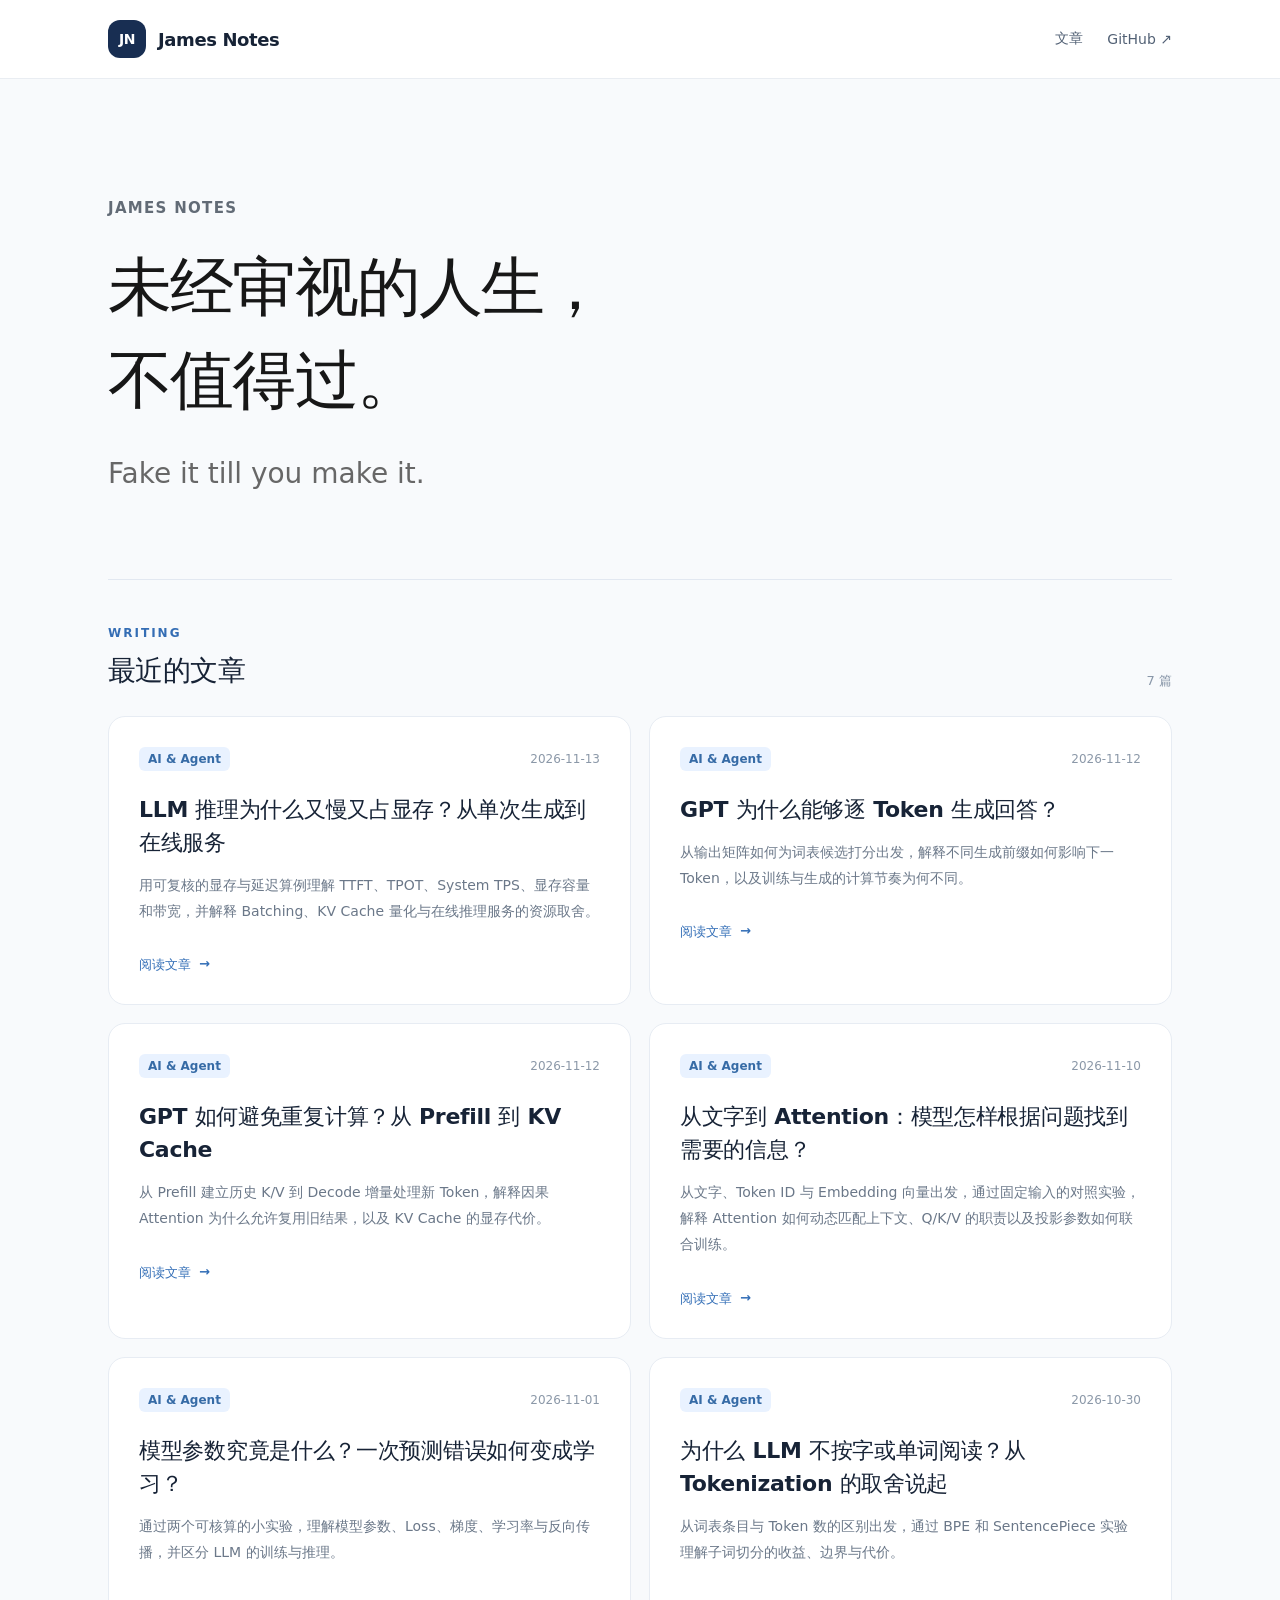
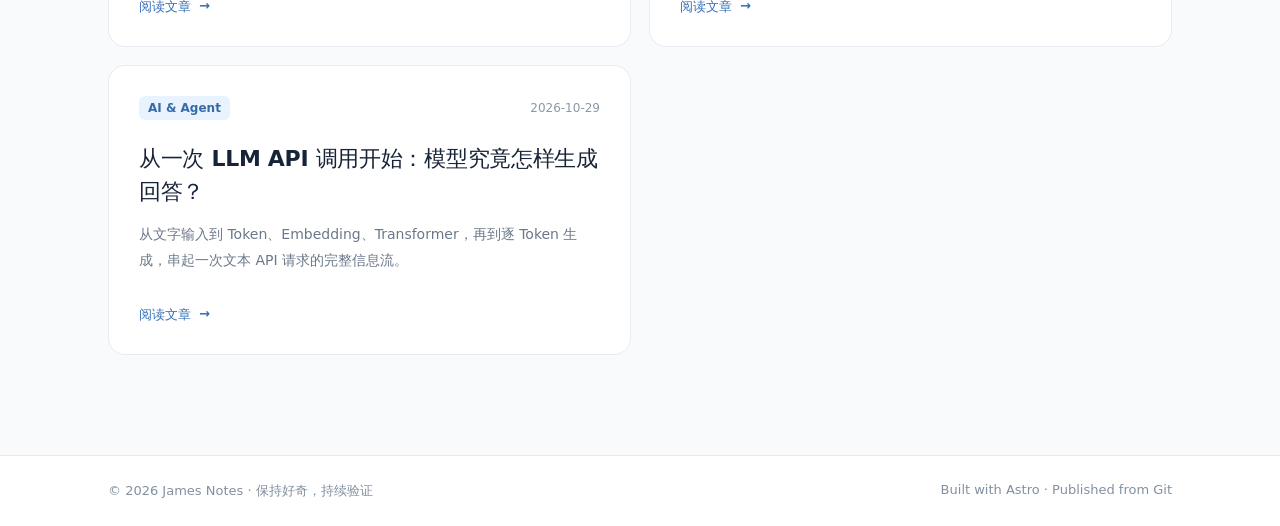
<file: index.html>
<!DOCTYPE html><html lang="zh-CN"><head><meta charset="utf-8"><meta name="viewport" content="width=device-width,initial-scale=1"><meta name="description" content="关于技术、生活与思考的个人笔记"><link rel="canonical" href="https://james-chi-jie.github.io/"><meta name="theme-color" content="#f8fafc"><title>James Notes</title><style>:root{color:#172336;font-synthesis:none;background:#f8fafc;font-family:-apple-system,BlinkMacSystemFont,SF Pro Text,PingFang SC,Microsoft YaHei,system-ui,sans-serif}*{box-sizing:border-box}html{scroll-behavior:smooth}body{margin:0}a{color:inherit}img{max-width:100%}.shell{max-width:1120px;margin:0 auto;padding:0 28px}.topbar{background:#fff;border-bottom:1px solid #e9edf2}.nav{justify-content:space-between;align-items:center;gap:20px;height:78px;display:flex}.brand{letter-spacing:-.4px;align-items:center;gap:12px;font-size:18px;font-weight:800;text-decoration:none;display:flex}.brand-mark{color:#fff;background:#182e52;border-radius:12px;place-items:center;width:38px;height:38px;font-size:14px;display:grid}.navlinks{color:#526175;align-items:center;gap:24px;font-size:14px;display:flex}.navlinks a{text-decoration:none}.navlinks a:hover{color:#2563eb}.main{min-height:calc(100vh - 174px)}.footer{color:#8390a0;background:#fff;border-top:1px solid #e5eaf0;padding:26px 0;font-size:13px}.footer-row{justify-content:space-between;gap:15px;display:flex}.eyebrow{letter-spacing:2px;color:#346db4;text-transform:uppercase;font-size:12px;font-weight:700}.muted{color:#637287}@media (width<=650px){.shell{padding:0 18px}.nav{height:64px}.navlinks{gap:12px;font-size:13px}.brand{font-size:16px}.footer-row{display:block}}
.hero[data-astro-cid-lcdefpme]{max-width:790px;padding:105px 0 82px}.hero[data-astro-cid-lcdefpme] .eyebrow[data-astro-cid-lcdefpme]{color:#626b76;letter-spacing:1.3px;font-size:15px;font-weight:600}.hero[data-astro-cid-lcdefpme] h1[data-astro-cid-lcdefpme]{letter-spacing:-1.8px;color:#171717;margin:24px 0 20px;font-size:clamp(38px,5.4vw,64px);line-height:1.46}.hero[data-astro-cid-lcdefpme] h1[data-astro-cid-lcdefpme] span[data-astro-cid-lcdefpme]{color:inherit}.quote[data-astro-cid-lcdefpme]{color:#676767;margin:24px 0 0;font-size:clamp(20px,2.8vw,28px);font-style:italic;line-height:1.6}.entries[data-astro-cid-lcdefpme]{border-top:1px solid #e2e8f1;padding:34px 0 100px}.section-title[data-astro-cid-lcdefpme]{justify-content:space-between;align-items:end;margin-bottom:26px;display:flex}.section-title[data-astro-cid-lcdefpme] h2[data-astro-cid-lcdefpme]{letter-spacing:-.6px;margin:8px 0 0;font-size:28px}.count[data-astro-cid-lcdefpme]{color:#8997a9;font-size:13px}.cards[data-astro-cid-lcdefpme]{grid-template-columns:repeat(2,minmax(0,1fr));gap:18px;display:grid}.article-card[data-astro-cid-lcdefpme]{background:#fff;border:1px solid #e7ecf3;border-radius:17px;padding:30px;text-decoration:none;transition:transform .15s,border-color .15s,box-shadow .15s;display:block}.article-card[data-astro-cid-lcdefpme]:hover{border-color:#bdd4f1;transform:translateY(-3px);box-shadow:0 12px 35px #152b4b0e}.article-meta[data-astro-cid-lcdefpme]{color:#8b98a8;justify-content:space-between;align-items:center;gap:10px;font-size:12px;display:flex}.tag[data-astro-cid-lcdefpme]{color:#366ba6;background:#e9f2ff;border-radius:6px;padding:5px 9px;font-weight:700}.article-card[data-astro-cid-lcdefpme] h3[data-astro-cid-lcdefpme]{letter-spacing:-.3px;margin:22px 0 12px;font-size:22px;line-height:1.5}.article-card[data-astro-cid-lcdefpme] p[data-astro-cid-lcdefpme]{color:#6b7889;min-height:50px;font-size:14px;line-height:1.85}.read[data-astro-cid-lcdefpme]{color:#346fb7;gap:8px;margin-top:18px;font-size:13px;font-weight:700;display:inline-flex}.empty[data-astro-cid-lcdefpme]{text-align:center;color:#74839a;background:#fff;border:1px dashed #dce5ef;border-radius:16px;padding:48px 20px}.empty-icon[data-astro-cid-lcdefpme]{color:#467ec7;font-size:26px}.empty[data-astro-cid-lcdefpme] h3[data-astro-cid-lcdefpme]{color:#253d5b;margin:10px 0}.empty[data-astro-cid-lcdefpme] p[data-astro-cid-lcdefpme]{font-size:14px}@media (width<=650px){.hero[data-astro-cid-lcdefpme]{padding:70px 0 66px}.hero[data-astro-cid-lcdefpme] h1[data-astro-cid-lcdefpme]{letter-spacing:-.8px;font-size:clamp(30px,7.5vw,42px);line-height:1.5}.quote[data-astro-cid-lcdefpme]{font-size:20px}.cards[data-astro-cid-lcdefpme]{grid-template-columns:1fr}.article-card[data-astro-cid-lcdefpme]{padding:24px}.entries[data-astro-cid-lcdefpme]{padding-bottom:70px}}
</style></head><body><header class="topbar"><div class="shell nav"><a class="brand" href="/"><span class="brand-mark">JN</span><span>James Notes</span></a><nav class="navlinks" aria-label="主导航"><a href="/">文章</a><a href="https://github.com/James-Chi-Jie" target="_blank" rel="noreferrer">GitHub ↗</a></nav></div></header><main class="main"><div class="shell" data-astro-cid-lcdefpme><section class="hero" data-astro-cid-lcdefpme><p class="eyebrow" data-astro-cid-lcdefpme>JAMES NOTES</p><h1 data-astro-cid-lcdefpme>未经审视的人生，<br data-astro-cid-lcdefpme><span data-astro-cid-lcdefpme>不值得过。</span></h1><p class="quote" data-astro-cid-lcdefpme>Fake it till you make it.</p></section><section class="entries" data-astro-cid-lcdefpme><div class="section-title" data-astro-cid-lcdefpme><div data-astro-cid-lcdefpme><p class="eyebrow" data-astro-cid-lcdefpme>WRITING</p><h2 data-astro-cid-lcdefpme>最近的文章</h2></div><span class="count" data-astro-cid-lcdefpme>7 篇</span></div><div class="cards" data-astro-cid-lcdefpme><a class="article-card" href="/articles/inference-performance-deployment/" data-astro-cid-lcdefpme><span class="article-meta" data-astro-cid-lcdefpme><span class="tag" data-astro-cid-lcdefpme>AI &amp; Agent</span><time datetime="2026-11-13" data-astro-cid-lcdefpme>2026-11-13</time></span><h3 data-astro-cid-lcdefpme>LLM 推理为什么又慢又占显存？从单次生成到在线服务</h3><p data-astro-cid-lcdefpme>用可复核的显存与延迟算例理解 TTFT、TPOT、System TPS、显存容量和带宽，并解释 Batching、KV Cache 量化与在线推理服务的资源取舍。</p><span class="read" data-astro-cid-lcdefpme>阅读文章 <span aria-hidden="true" data-astro-cid-lcdefpme>→</span></span></a><a class="article-card" href="/articles/gpt-autoregressive/" data-astro-cid-lcdefpme><span class="article-meta" data-astro-cid-lcdefpme><span class="tag" data-astro-cid-lcdefpme>AI &amp; Agent</span><time datetime="2026-11-12" data-astro-cid-lcdefpme>2026-11-12</time></span><h3 data-astro-cid-lcdefpme>GPT 为什么能够逐 Token 生成回答？</h3><p data-astro-cid-lcdefpme>从输出矩阵如何为词表候选打分出发，解释不同生成前缀如何影响下一 Token，以及训练与生成的计算节奏为何不同。</p><span class="read" data-astro-cid-lcdefpme>阅读文章 <span aria-hidden="true" data-astro-cid-lcdefpme>→</span></span></a><a class="article-card" href="/articles/prefill-decode-kv-cache/" data-astro-cid-lcdefpme><span class="article-meta" data-astro-cid-lcdefpme><span class="tag" data-astro-cid-lcdefpme>AI &amp; Agent</span><time datetime="2026-11-12" data-astro-cid-lcdefpme>2026-11-12</time></span><h3 data-astro-cid-lcdefpme>GPT 如何避免重复计算？从 Prefill 到 KV Cache</h3><p data-astro-cid-lcdefpme>从 Prefill 建立历史 K/V 到 Decode 增量处理新 Token，解释因果 Attention 为什么允许复用旧结果，以及 KV Cache 的显存代价。</p><span class="read" data-astro-cid-lcdefpme>阅读文章 <span aria-hidden="true" data-astro-cid-lcdefpme>→</span></span></a><a class="article-card" href="/articles/embedding-attention/" data-astro-cid-lcdefpme><span class="article-meta" data-astro-cid-lcdefpme><span class="tag" data-astro-cid-lcdefpme>AI &amp; Agent</span><time datetime="2026-11-10" data-astro-cid-lcdefpme>2026-11-10</time></span><h3 data-astro-cid-lcdefpme>从文字到 Attention：模型怎样根据问题找到需要的信息？</h3><p data-astro-cid-lcdefpme>从文字、Token ID 与 Embedding 向量出发，通过固定输入的对照实验，解释 Attention 如何动态匹配上下文、Q/K/V 的职责以及投影参数如何联合训练。</p><span class="read" data-astro-cid-lcdefpme>阅读文章 <span aria-hidden="true" data-astro-cid-lcdefpme>→</span></span></a><a class="article-card" href="/articles/parameters-training/" data-astro-cid-lcdefpme><span class="article-meta" data-astro-cid-lcdefpme><span class="tag" data-astro-cid-lcdefpme>AI &amp; Agent</span><time datetime="2026-11-01" data-astro-cid-lcdefpme>2026-11-01</time></span><h3 data-astro-cid-lcdefpme>模型参数究竟是什么？一次预测错误如何变成学习？</h3><p data-astro-cid-lcdefpme>通过两个可核算的小实验，理解模型参数、Loss、梯度、学习率与反向传播，并区分 LLM 的训练与推理。</p><span class="read" data-astro-cid-lcdefpme>阅读文章 <span aria-hidden="true" data-astro-cid-lcdefpme>→</span></span></a><a class="article-card" href="/articles/tokenization/" data-astro-cid-lcdefpme><span class="article-meta" data-astro-cid-lcdefpme><span class="tag" data-astro-cid-lcdefpme>AI &amp; Agent</span><time datetime="2026-10-30" data-astro-cid-lcdefpme>2026-10-30</time></span><h3 data-astro-cid-lcdefpme>为什么 LLM 不按字或单词阅读？从 Tokenization 的取舍说起</h3><p data-astro-cid-lcdefpme>从词表条目与 Token 数的区别出发，通过 BPE 和 SentencePiece 实验理解子词切分的收益、边界与代价。</p><span class="read" data-astro-cid-lcdefpme>阅读文章 <span aria-hidden="true" data-astro-cid-lcdefpme>→</span></span></a><a class="article-card" href="/articles/llm-api/" data-astro-cid-lcdefpme><span class="article-meta" data-astro-cid-lcdefpme><span class="tag" data-astro-cid-lcdefpme>AI &amp; Agent</span><time datetime="2026-10-29" data-astro-cid-lcdefpme>2026-10-29</time></span><h3 data-astro-cid-lcdefpme>从一次 LLM API 调用开始：模型究竟怎样生成回答？</h3><p data-astro-cid-lcdefpme>从文字输入到 Token、Embedding、Transformer，再到逐 Token 生成，串起一次文本 API 请求的完整信息流。</p><span class="read" data-astro-cid-lcdefpme>阅读文章 <span aria-hidden="true" data-astro-cid-lcdefpme>→</span></span></a></div></section></div></main><footer class="footer"><div class="shell footer-row"><span>© 2026 James Notes · 保持好奇，持续验证</span><span>Built with Astro · Published from Git</span></div></footer></body></html>
</file>
